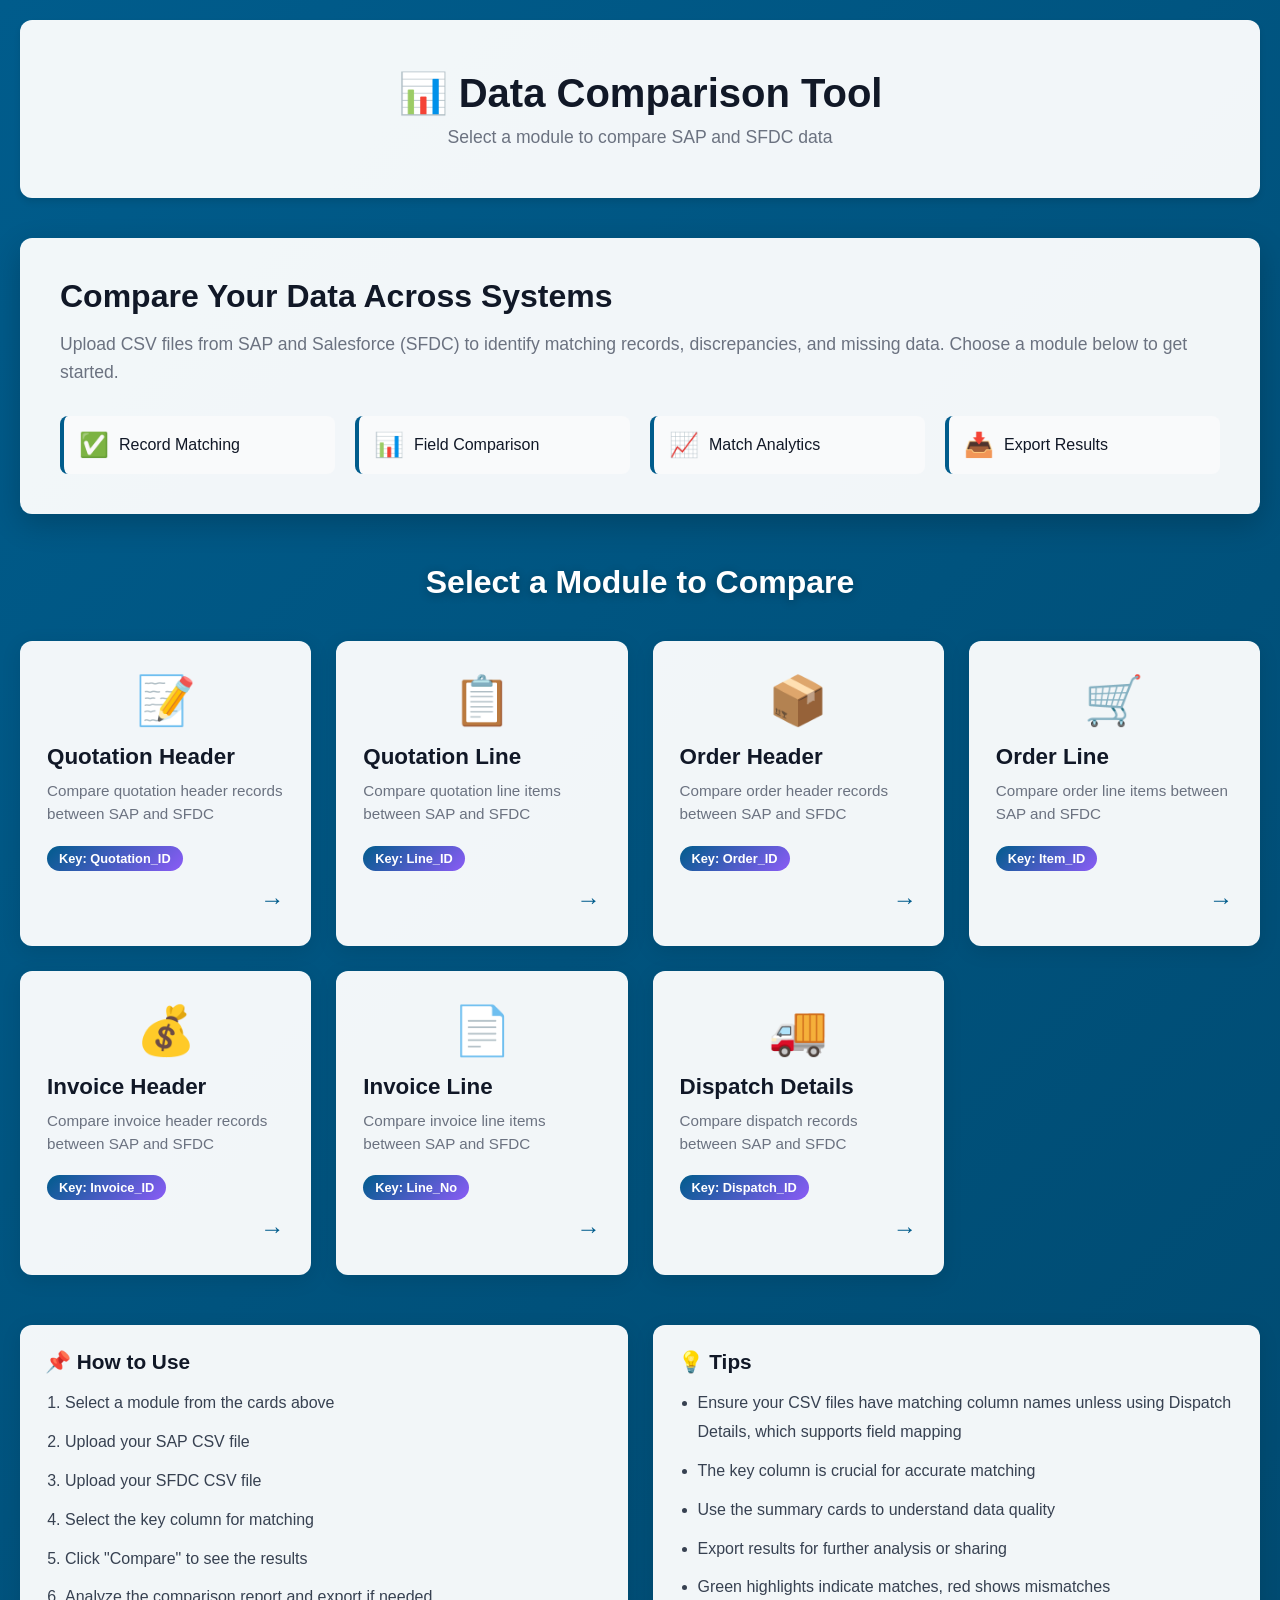
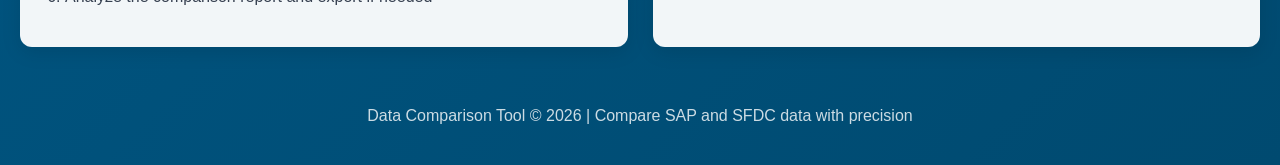
<file: index.html>
<!DOCTYPE html>
<html lang="en">
<head>
    <meta charset="UTF-8">
    <meta name="viewport" content="width=device-width, initial-scale=1.0">
    <meta name="theme-color" content="#005C8C">
    <title>Data Comparison Tool - Select Module</title>
    <link rel="stylesheet" href="styles.css">
</head>
<body class="home-page">
    <div class="container">
        <!-- Header -->
        <header class="header home-header">
            <div class="header-content">
                <h1>📊 Data Comparison Tool</h1>
                <p>Select a module to compare SAP and SFDC data</p>
            </div>
        </header>

        <!-- Main Content -->
        <main class="main-content home-main">
            <!-- Introduction Section -->
            <div class="intro-section">
                <div class="intro-card">
                    <h2>Compare Your Data Across Systems</h2>
                    <p>Upload CSV files from SAP and Salesforce (SFDC) to identify matching records, discrepancies, and missing data. Choose a module below to get started.</p>
                    <div class="intro-features">
                        <div class="feature">
                            <span class="feature-icon">✅</span>
                            <span>Record Matching</span>
                        </div>
                        <div class="feature">
                            <span class="feature-icon">📊</span>
                            <span>Field Comparison</span>
                        </div>
                        <div class="feature">
                            <span class="feature-icon">📈</span>
                            <span>Match Analytics</span>
                        </div>
                        <div class="feature">
                            <span class="feature-icon">📥</span>
                            <span>Export Results</span>
                        </div>
                    </div>
                </div>
            </div>

            <!-- Module Selection Section -->
            <section class="modules-section">
                <h2 class="section-title">Select a Module to Compare</h2>
                <div class="modules-grid">
                    <!-- Quotation Header -->
                    <div class="module-card" onclick="navigateToComparison('quotation_header')">
                        <div class="module-icon">📝</div>
                        <h3>Quotation Header</h3>
                        <p>Compare quotation header records between SAP and SFDC</p>
                        <div class="module-meta">
                            <span class="meta-badge">Key: Quotation_ID</span>
                        </div>
                        <div class="module-arrow">→</div>
                    </div>

                    <!-- Quotation Line -->
                    <div class="module-card" onclick="navigateToComparison('quotation_line')">
                        <div class="module-icon">📋</div>
                        <h3>Quotation Line</h3>
                        <p>Compare quotation line items between SAP and SFDC</p>
                        <div class="module-meta">
                            <span class="meta-badge">Key: Line_ID</span>
                        </div>
                        <div class="module-arrow">→</div>
                    </div>

                    <!-- Order Header -->
                    <div class="module-card" onclick="navigateToComparison('order_header')">
                        <div class="module-icon">📦</div>
                        <h3>Order Header</h3>
                        <p>Compare order header records between SAP and SFDC</p>
                        <div class="module-meta">
                            <span class="meta-badge">Key: Order_ID</span>
                        </div>
                        <div class="module-arrow">→</div>
                    </div>

                    <!-- Order Line -->
                    <div class="module-card" onclick="navigateToComparison('order_line')">
                        <div class="module-icon">🛒</div>
                        <h3>Order Line</h3>
                        <p>Compare order line items between SAP and SFDC</p>
                        <div class="module-meta">
                            <span class="meta-badge">Key: Item_ID</span>
                        </div>
                        <div class="module-arrow">→</div>
                    </div>

                    <!-- Invoice Header -->
                    <div class="module-card" onclick="navigateToComparison('invoice_header')">
                        <div class="module-icon">💰</div>
                        <h3>Invoice Header</h3>
                        <p>Compare invoice header records between SAP and SFDC</p>
                        <div class="module-meta">
                            <span class="meta-badge">Key: Invoice_ID</span>
                        </div>
                        <div class="module-arrow">→</div>
                    </div>

                    <!-- Invoice Line -->
                    <div class="module-card" onclick="navigateToComparison('invoice_line')">
                        <div class="module-icon">📄</div>
                        <h3>Invoice Line</h3>
                        <p>Compare invoice line items between SAP and SFDC</p>
                        <div class="module-meta">
                            <span class="meta-badge">Key: Line_No</span>
                        </div>
                        <div class="module-arrow">→</div>
                    </div>

                    <!-- Dispatch Details -->
                    <div class="module-card" onclick="navigateToComparison('dispatch_details')">
                        <div class="module-icon">🚚</div>
                        <h3>Dispatch Details</h3>
                        <p>Compare dispatch records between SAP and SFDC</p>
                        <div class="module-meta">
                            <span class="meta-badge">Key: Dispatch_ID</span>
                        </div>
                        <div class="module-arrow">→</div>
                    </div>
                </div>
            </section>

            <!-- Info Section -->
            <section class="info-section">
                <div class="info-box">
                    <h3>📌 How to Use</h3>
                    <ol>
                        <li>Select a module from the cards above</li>
                        <li>Upload your SAP CSV file</li>
                        <li>Upload your SFDC CSV file</li>
                        <li>Select the key column for matching</li>
                        <li>Click "Compare" to see the results</li>
                        <li>Analyze the comparison report and export if needed</li>
                    </ol>
                </div>
                <div class="info-box">
                    <h3>💡 Tips</h3>
                    <ul>
                        <li>Ensure your CSV files have matching column names unless using Dispatch Details, which supports field mapping</li>
                        <li>The key column is crucial for accurate matching</li>
                        <li>Use the summary cards to understand data quality</li>
                        <li>Export results for further analysis or sharing</li>
                        <li>Green highlights indicate matches, red shows mismatches</li>
                    </ul>
                </div>
            </section>
        </main>

        <!-- Footer -->
        <footer class="footer">
            <p>Data Comparison Tool © 2026 | Compare SAP and SFDC data with precision</p>
        </footer>
    </div>

    <script src="config.js"></script>
    <script src="home-script.js"></script>
</body>
</html>
</file>
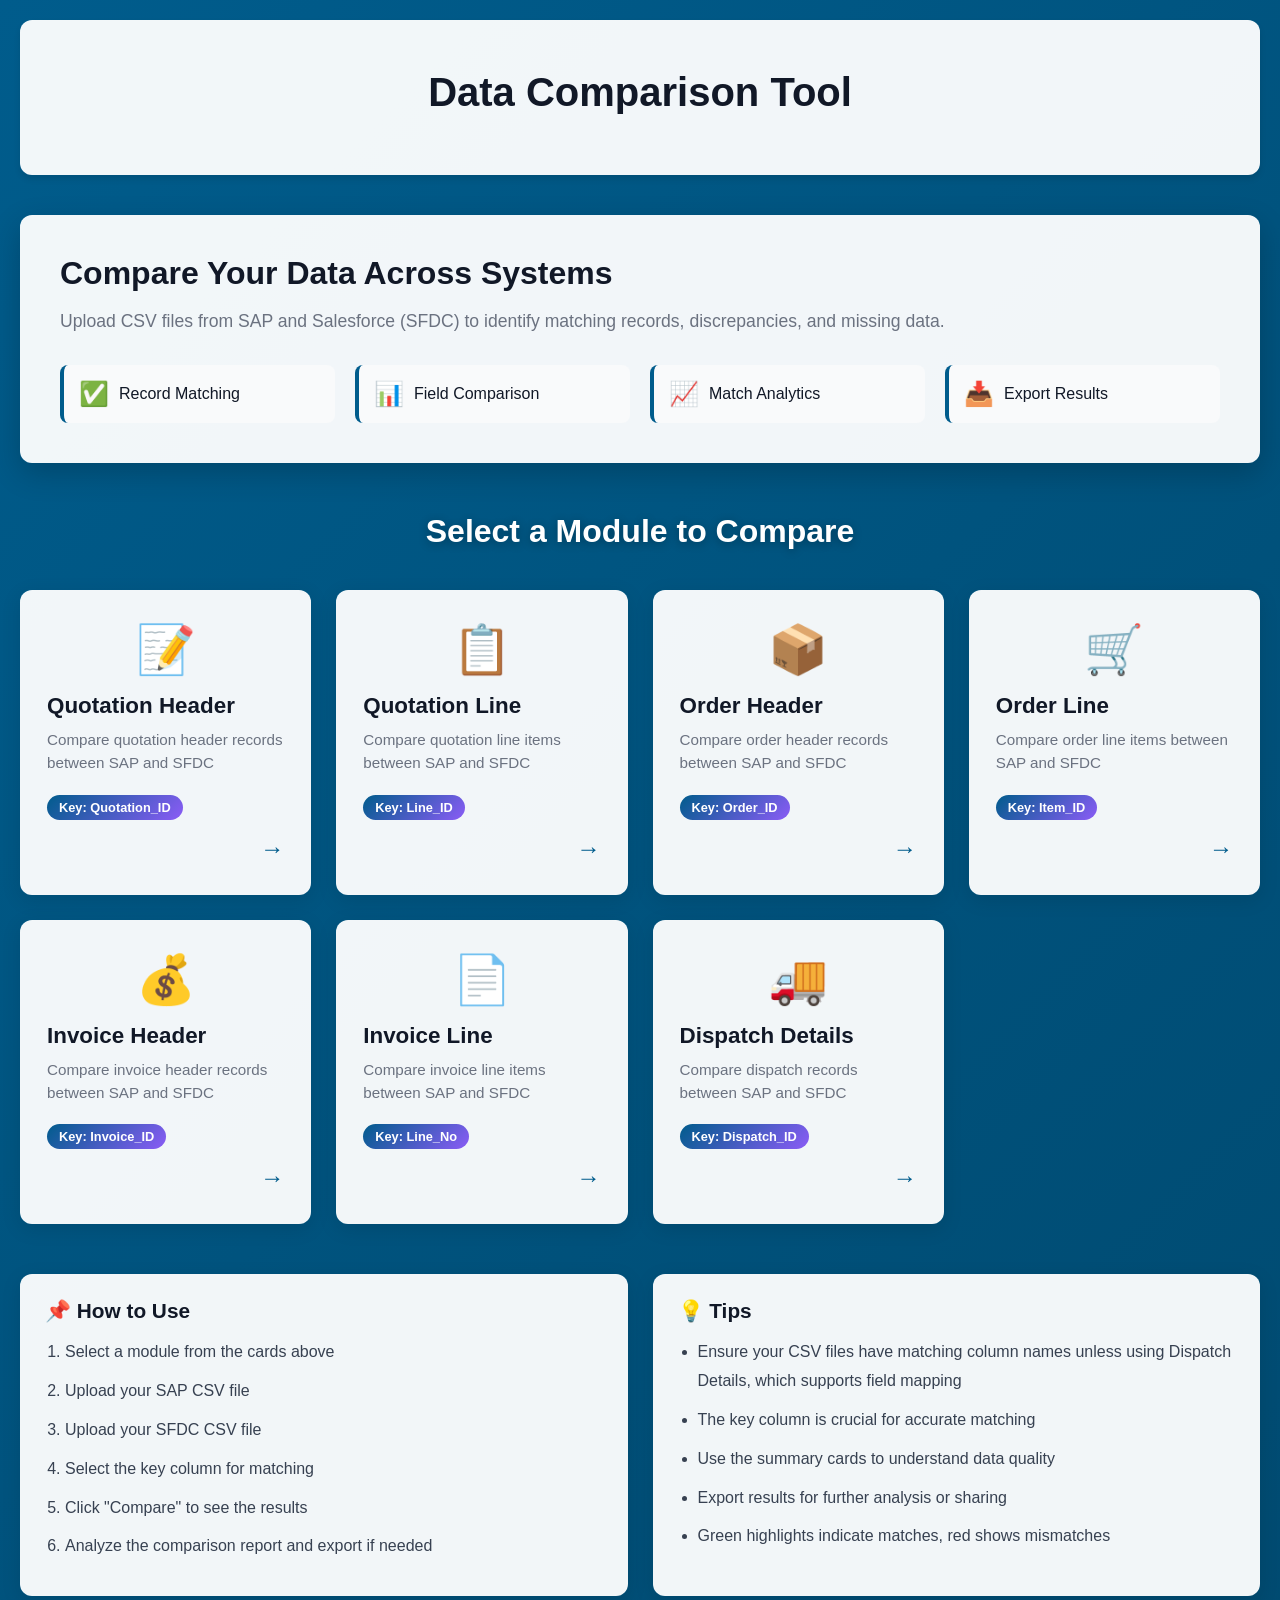
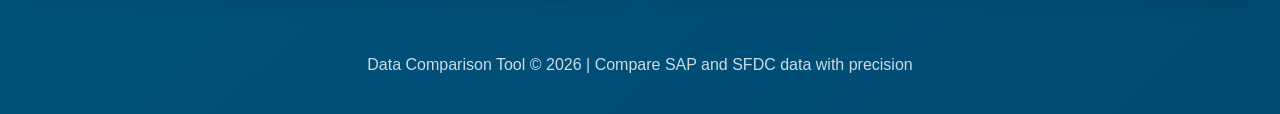
<file: comparison.html>
<!DOCTYPE html>
<html lang="en">
<head>
    <meta charset="UTF-8">
    <meta name="viewport" content="width=device-width, initial-scale=1.0">
    <meta name="theme-color" content="#005C8C">
    <title>Data Comparison - Compare & Analyze</title>
    <link rel="stylesheet" href="styles.css">
</head>
<body>
    <div class="container">
        <!-- Header -->
        <header class="header comparison-header">
            <div class="header-content">
                <div class="header-back">
                    <button type="button" class="btn-back" onclick="goHome()">← Back to Modules</button>
                </div>
                <h1 id="moduleTitle">📊 Data Comparison</h1>
                <p id="moduleSubtitle">Upload and compare SAP and SFDC data</p>
            </div>
        </header>

        <!-- Main Content -->
        <main class="main-content">
            <!-- Upload Section -->
            <section class="upload-section">
                <div class="upload-container">
                    <div class="upload-box" id="uploadBox1">
                        <input type="file" id="file1" accept=".csv" hidden>
                        <div class="upload-placeholder">
                            <span class="upload-icon">📊</span>
                            <h3 id="sapFileLabel">Upload SAP File</h3>
                            <p>Drag & drop your SAP CSV file here</p>
                            <button type="button" class="btn-secondary" onclick="document.getElementById('file1').click()">
                                Choose File
                            </button>
                            <span class="file-name" id="fileName1"></span>
                        </div>
                    </div>

                    <div class="divider">
                        <span class="divider-text">VS</span>
                    </div>

                    <div class="upload-box" id="uploadBox2">
                        <input type="file" id="file2" accept=".csv" hidden>
                        <div class="upload-placeholder">
                            <span class="upload-icon">☁️</span>
                            <h3 id="sfdcFileLabel">Upload SFDC File</h3>
                            <p>Drag & drop your SFDC CSV file here</p>
                            <button type="button" class="btn-secondary" onclick="document.getElementById('file2').click()">
                                Choose File
                            </button>
                            <span class="file-name" id="fileName2"></span>
                        </div>
                    </div>
                </div>

                <!-- Configuration -->
                <div class="config-section">
                    <div class="form-group">
                        <label for="keyColumn">Key Column for Matching:</label>
                        <select id="keyColumn" disabled>
                            <option value="">Select a column...</option>
                        </select>
                        <small>This column will be used to match records between files</small>
                    </div>

                    <button type="button" id="compareBtn" class="btn-primary btn-large" disabled>
                        🔍 Compare Files
                    </button>
                </div>
            </section>

            <!-- Results Section (Hidden Initially) -->
            <section id="resultsSection" class="results-section" style="display: none;">
                <!-- KPI Summary Cards -->
                <div class="kpi-section">
                    <h2>Key Performance Indicators <span id="comparisonDateRange" class="date-range"></span></h2>
                    <div class="kpi-cards">
                        <div class="kpi-card kpi-sap">
                            <div class="kpi-icon">📊</div>
                            <div class="kpi-content">
                                <h3>Total SAP Records</h3>
                                <p class="kpi-value" id="totalSapRecords">0</p>
                            </div>
                        </div>

                        <div class="kpi-card kpi-sfdc">
                            <div class="kpi-icon">☁️</div>
                            <div class="kpi-content">
                                <h3>Total SFDC Records</h3>
                                <p class="kpi-value" id="totalSfdcRecords">0</p>
                            </div>
                        </div>

                        <div class="kpi-card kpi-record-diff">
                            <div class="kpi-icon">🔁</div>
                            <div class="kpi-content">
                                <h3>Record Difference</h3>
                                <p class="kpi-value" id="recordDifferenceKpi">0</p>
                            </div>
                        </div>

                        <div class="kpi-card kpi-matched">
                            <div class="kpi-icon">✅</div>
                            <div class="kpi-content">
                                <h3>Matched Records</h3>
                                <p class="kpi-value" id="matchedKpiRecords">0</p>
                            </div>
                        </div>

                        <div class="kpi-card kpi-quantity">
                            <div class="kpi-icon">📊</div>
                            <div class="kpi-content">
                                <h3>Match Percentage - Quantity</h3>
                                <div class="kpi-percentage-wrapper">
                                    <p class="kpi-value kpi-green" id="quantityMatchPercentageKpi">0%</p>
                                    <div class="progress-bar">
                                        <div class="progress-fill" id="quantityProgressFill" style="width: 0%"></div>
                                    </div>
                                </div>
                            </div>
                        </div>

                        <div class="kpi-card kpi-percentage">
                            <div class="kpi-icon">📈</div>
                            <div class="kpi-content">
                                <h3>Match Percentage - Quality</h3>
                                <div class="kpi-percentage-wrapper">
                                    <p class="kpi-value kpi-green" id="matchPercentageKpi">0%</p>
                                    <div class="progress-bar">
                                        <div class="progress-fill" id="progressFill" style="width: 0%"></div>
                                    </div>
                                </div>
                            </div>
                        </div>
                    </div>
                </div>

                <!-- Missing and Extra Records Section -->
                <div class="missing-extra-section">
                    <h2>Missing and Extra Records</h2>
                    <div class="missing-extra-cards">
                        <div class="card card-missing-sap" onclick="openModal('missing_sap')">
                            <div class="card-icon">⚠️</div>
                            <div class="card-content">
                                <h3>Missing in SAP</h3>
                                <p class="card-value" id="missingSapRecords">0</p>
                                <small>Records in SFDC but not in SAP</small>
                            </div>
                            <div class="card-arrow">→</div>
                        </div>

                        <div class="card card-missing-sfdc" onclick="openModal('missing_sfdc')">
                            <div class="card-icon">⚠️</div>
                            <div class="card-content">
                                <h3>Missing in SFDC</h3>
                                <p class="card-value" id="missingSfdcRecords">0</p>
                                <small>Records in SAP but not in SFDC</small>
                            </div>
                            <div class="card-arrow">→</div>
                        </div>

                        <div class="card card-mismatches" onclick="openModal('mismatches')">
                            <div class="card-icon">❌</div>
                            <div class="card-content">
                                <h3>Mismatched Records</h3>
                                <p class="card-value" id="mismatchedRecords">0</p>
                                <small>Records exist in both but data differs</small>
                            </div>
                            <div class="card-arrow">→</div>
                        </div>

                        <div class="card card-matches" onclick="openModal('matches')">
                            <div class="card-icon">✅</div>
                            <div class="card-content">
                                <h3>Perfect Matches</h3>
                                <p class="card-value" id="perfectMatches">0</p>
                                <small>Records match completely</small>
                            </div>
                            <div class="card-arrow">→</div>
                        </div>
                    </div>
                </div>

                <!-- Comparison Table -->
                <div class="table-section">
                    <div class="table-header">
                        <h2>Field-Level Comparison</h2>
                        <div class="table-controls">
                            <input type="text" id="searchTable" placeholder="Search fields..." class="search-input">
                        </div>
                    </div>

                    <div class="table-wrapper">
                        <table id="comparisonTable" class="comparison-table">
                            <thead>
                                <tr>
                                    <th>Field Name</th>
                                    <th>Total Records</th>
                                    <th>Matching</th>
                                    <th>Non-Matching</th>
                                    <th>Match %</th>
                                </tr>
                            </thead>
                            <tbody>
                            </tbody>
                        </table>
                    </div>
                </div>

                <!-- Export Section -->
                <div class="export-section">
                    <h3>Export Results</h3>
                    <div class="export-buttons">
                        <button type="button" class="btn-export btn-excel" onclick="exportToExcel()">
                            📊 Export to Excel
                        </button>
                        <button type="button" class="btn-export btn-csv" onclick="exportToCSV()">
                            📄 Export to CSV
                        </button>
                        <button type="button" class="btn-export btn-json" onclick="exportToJSON()">
                            📋 Export to JSON
                        </button>
                    </div>
                </div>

                <!-- New Comparison Button -->
                <div class="action-buttons">
                    <button type="button" class="btn-secondary btn-large" onclick="resetForm()">
                        🔄 Compare Different Files
                    </button>
                    <button type="button" class="btn-secondary btn-large" onclick="goHome()">
                        🏠 Back to Modules
                    </button>
                </div>
            </section>

            <!-- Alert Messages -->
            <div id="alertContainer" class="alert-container"></div>
        </main>

        <!-- Loading Overlay -->
        <div id="loadingOverlay" class="loading-overlay">
            <div class="loading-spinner"></div>
        </div>

        <!-- Modal for Insights -->
        <div id="modalOverlay" class="modal-overlay" style="display: none;" onclick="closeModal()"></div>
        <div id="modal" class="modal" style="display: none;">
            <div class="modal-header">
                <h2 id="modalTitle">Details</h2>
                <button class="modal-close" onclick="closeModal()">×</button>
            </div>
            <div class="modal-body">
                <div class="modal-controls">
                    <input type="text" id="modalSearch" placeholder="Search records..." class="search-input" onkeyup="filterModalTable()">
                    <button type="button" class="btn-export btn-excel" onclick="prepareExportModalData()">
                        📊 Export This View
                    </button>
                </div>
                <div class="modal-table-wrapper">
                    <table id="modalTable" class="modal-table">
                        <thead></thead>
                        <tbody></tbody>
                    </table>
                </div>
                <div id="modalPagination" class="modal-pagination"></div>
                <div class="modal-stats" id="modalStats">Showing records</div>
            </div>
        </div>

        <!-- Export Options Modal -->
        <div id="exportModalOverlay" class="modal-overlay" style="display: none;" onclick="closeExportModal()"></div>
        <div id="exportModal" class="modal" style="display: none;">
            <div class="modal-header">
                <h2>Export Options</h2>
                <button class="modal-close" onclick="closeExportModal()">×</button>
            </div>
            <div class="modal-body">
                <div id="exportViewInfo" style="background: #f0f9ff; border-left: 4px solid #005C8C; padding: 12px 15px; margin-bottom: 20px; border-radius: 4px;">
                    <p style="margin: 0; font-size: 13px; color: #666;"><strong>Current Selection:</strong> <span id="exportViewLabel">All Records</span></p>
                </div>
                <p style="margin-bottom: 20px; font-size: 15px;">
                    You have <strong id="exportTotalCount">100</strong> total record(s) in this view to export. Choose what you want to export:
                </p>
                <div style="display: flex; flex-direction: column; gap: 15px;">
                    <button type="button" class="btn-primary" onclick="exportModalDataConfirmed('preview')" style="padding: 12px 20px; text-align: left;">
                        <strong>📋 Export Preview Only</strong>
                        <p style="margin: 5px 0 0 0; font-size: 13px; font-weight: normal; color: #666;">Export the first 100 records shown in preview</p>
                    </button>
                    <button type="button" class="btn-primary" onclick="exportModalDataConfirmed('all')" style="padding: 12px 20px; text-align: left;">
                        <strong>📊 Export All Data</strong>
                        <p style="margin: 5px 0 0 0; font-size: 13px; font-weight: normal; color: #666;">Export all <span id="exportAllCount">100</span> record(s) at once</p>
                    </button>
                    <button type="button" class="btn-secondary" onclick="closeExportModal()" style="padding: 12px 20px;">
                        Cancel
                    </button>
                </div>
            </div>
        </div>

        <!-- Footer -->
        <footer class="footer">
            <p>Data Comparison Tool © 2026 | Compare SAP and SFDC data with precision</p>
        </footer>
    </div>

    <script src="config.js"></script>
    <script src="comparison-script.js"></script>
</body>
</html>
</file>
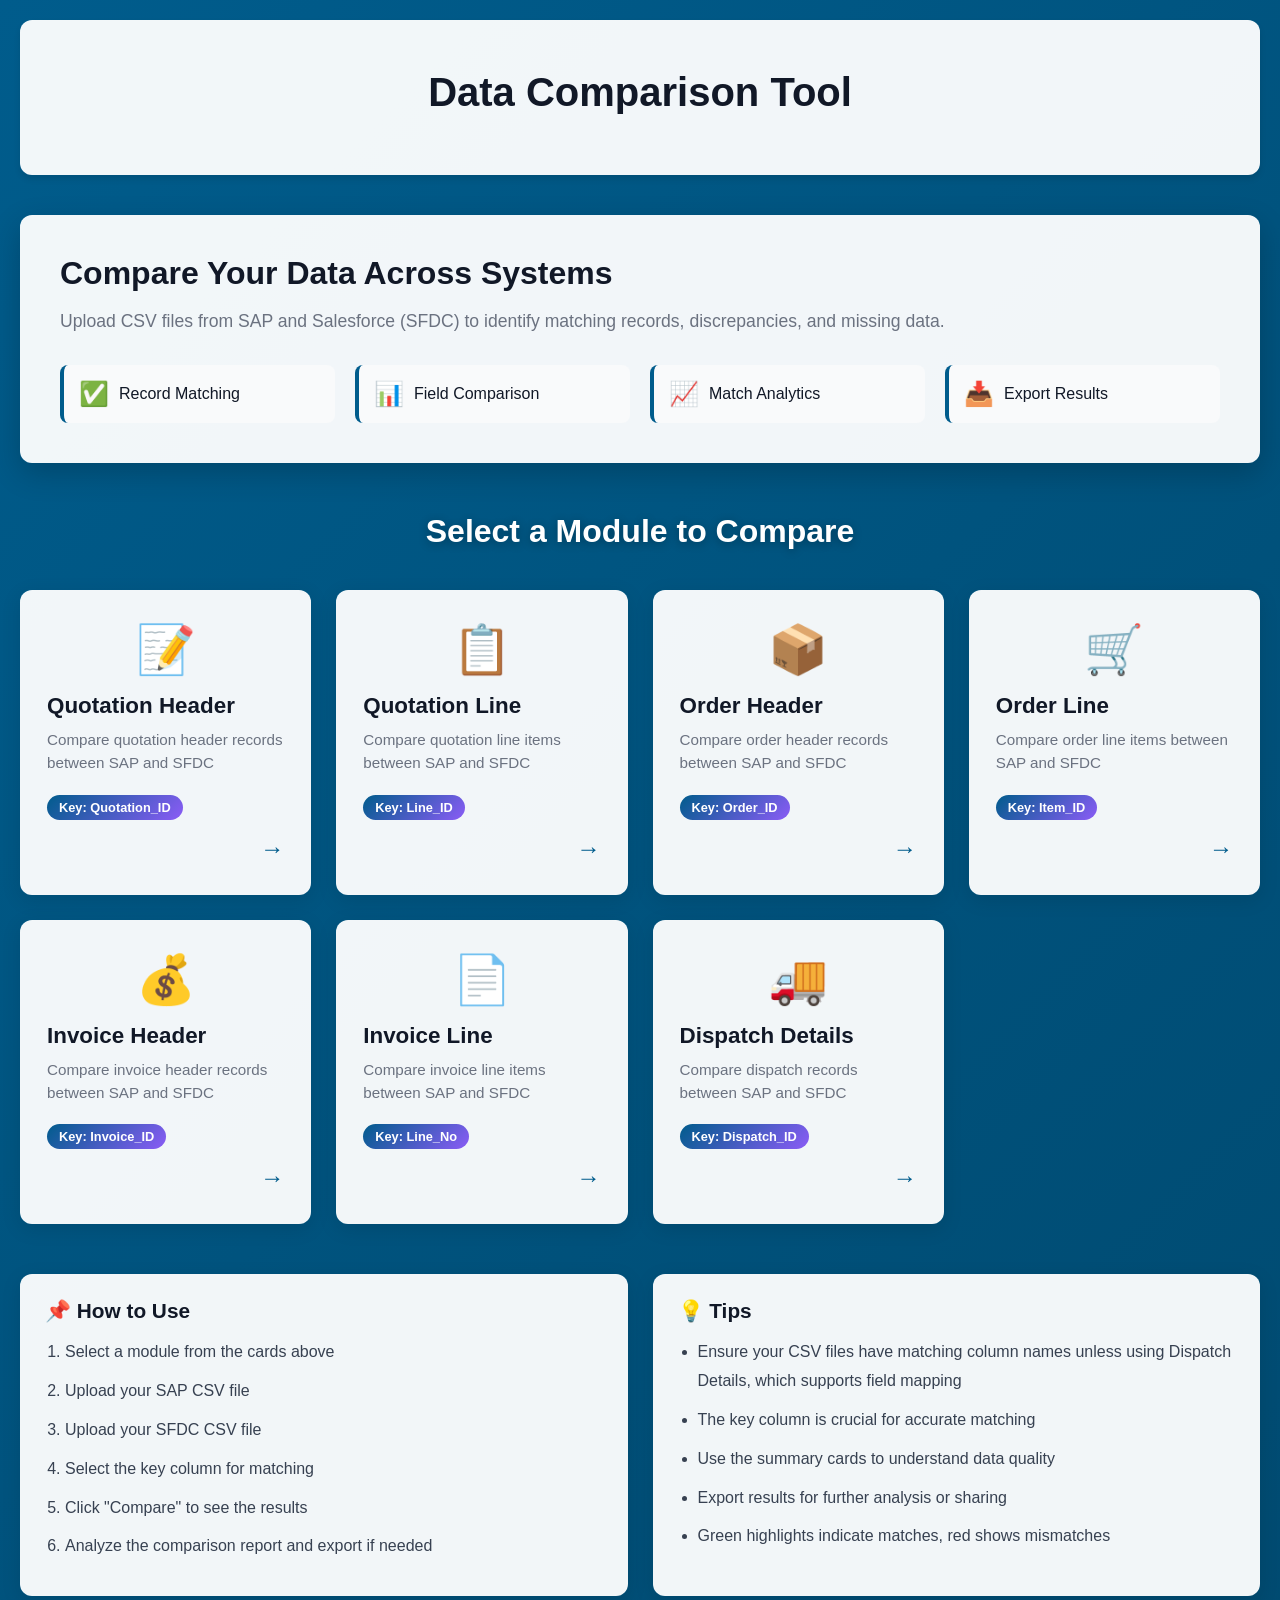
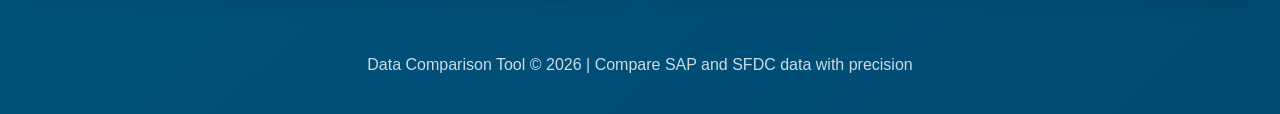
<file: home.html>
<!DOCTYPE html>
<html lang="en">
<head>
    <meta charset="UTF-8">
    <meta name="viewport" content="width=device-width, initial-scale=1.0">
    <meta name="theme-color" content="#005C8C">
    <title>Data Comparison Tool - Select Module</title>
    <link rel="stylesheet" href="styles.css">
</head>
<body class="home-page">
    <div class="container">
        <!-- Header -->
        <header class="header home-header">
            <div class="header-content">
                <h1>Data Comparison Tool</h1>
            </div>
        </header>

        <!-- Main Content -->
        <main class="main-content home-main">
            <!-- Introduction Section -->
            <div class="intro-section">
                <div class="intro-card">
                    <h2>Compare Your Data Across Systems</h2>
                    <p>Upload CSV files from SAP and Salesforce (SFDC) to identify matching records, discrepancies, and missing data.</p>
                    <div class="intro-features">
                        <div class="feature">
                            <span class="feature-icon">✅</span>
                            <span>Record Matching</span>
                        </div>
                        <div class="feature">
                            <span class="feature-icon">📊</span>
                            <span>Field Comparison</span>
                        </div>
                        <div class="feature">
                            <span class="feature-icon">📈</span>
                            <span>Match Analytics</span>
                        </div>
                        <div class="feature">
                            <span class="feature-icon">📥</span>
                            <span>Export Results</span>
                        </div>
                    </div>
                </div>
            </div>

            <!-- Module Selection Section -->
            <section class="modules-section">
                <h2 class="section-title">Select a Module to Compare</h2>
                <div class="modules-grid">
                    <!-- Quotation Header -->
                    <div class="module-card" onclick="navigateToComparison('quotation_header')">
                        <div class="module-icon">📝</div>
                        <h3>Quotation Header</h3>
                        <p>Compare quotation header records between SAP and SFDC</p>
                        <div class="module-meta">
                            <span class="meta-badge">Key: Quotation_ID</span>
                        </div>
                        <div class="module-arrow">→</div>
                    </div>

                    <!-- Quotation Line -->
                    <div class="module-card" onclick="navigateToComparison('quotation_line')">
                        <div class="module-icon">📋</div>
                        <h3>Quotation Line</h3>
                        <p>Compare quotation line items between SAP and SFDC</p>
                        <div class="module-meta">
                            <span class="meta-badge">Key: Line_ID</span>
                        </div>
                        <div class="module-arrow">→</div>
                    </div>

                    <!-- Order Header -->
                    <div class="module-card" onclick="navigateToComparison('order_header')">
                        <div class="module-icon">📦</div>
                        <h3>Order Header</h3>
                        <p>Compare order header records between SAP and SFDC</p>
                        <div class="module-meta">
                            <span class="meta-badge">Key: Order_ID</span>
                        </div>
                        <div class="module-arrow">→</div>
                    </div>

                    <!-- Order Line -->
                    <div class="module-card" onclick="navigateToComparison('order_line')">
                        <div class="module-icon">🛒</div>
                        <h3>Order Line</h3>
                        <p>Compare order line items between SAP and SFDC</p>
                        <div class="module-meta">
                            <span class="meta-badge">Key: Item_ID</span>
                        </div>
                        <div class="module-arrow">→</div>
                    </div>

                    <!-- Invoice Header -->
                    <div class="module-card" onclick="navigateToComparison('invoice_header')">
                        <div class="module-icon">💰</div>
                        <h3>Invoice Header</h3>
                        <p>Compare invoice header records between SAP and SFDC</p>
                        <div class="module-meta">
                            <span class="meta-badge">Key: Invoice_ID</span>
                        </div>
                        <div class="module-arrow">→</div>
                    </div>

                    <!-- Invoice Line -->
                    <div class="module-card" onclick="navigateToComparison('invoice_line')">
                        <div class="module-icon">📄</div>
                        <h3>Invoice Line</h3>
                        <p>Compare invoice line items between SAP and SFDC</p>
                        <div class="module-meta">
                            <span class="meta-badge">Key: Line_No</span>
                        </div>
                        <div class="module-arrow">→</div>
                    </div>

                    <!-- Dispatch Details -->
                    <div class="module-card" onclick="navigateToComparison('dispatch_details')">
                        <div class="module-icon">🚚</div>
                        <h3>Dispatch Details</h3>
                        <p>Compare dispatch records between SAP and SFDC</p>
                        <div class="module-meta">
                            <span class="meta-badge">Key: Dispatch_ID</span>
                        </div>
                        <div class="module-arrow">→</div>
                    </div>
                </div>
            </section>

            <!-- Info Section -->
            <section class="info-section">
                <div class="info-box">
                    <h3>📌 How to Use</h3>
                    <ol>
                        <li>Select a module from the cards above</li>
                        <li>Upload your SAP CSV file</li>
                        <li>Upload your SFDC CSV file</li>
                        <li>Select the key column for matching</li>
                        <li>Click "Compare" to see the results</li>
                        <li>Analyze the comparison report and export if needed</li>
                    </ol>
                </div>
                <div class="info-box">
                    <h3>💡 Tips</h3>
                    <ul>
                        <li>Ensure your CSV files have matching column names unless using Dispatch Details, which supports field mapping</li>
                        <li>The key column is crucial for accurate matching</li>
                        <li>Use the summary cards to understand data quality</li>
                        <li>Export results for further analysis or sharing</li>
                        <li>Green highlights indicate matches, red shows mismatches</li>
                    </ul>
                </div>
            </section>
        </main>

        <!-- Footer -->
        <footer class="footer">
            <p>Data Comparison Tool © 2026 | Compare SAP and SFDC data with precision</p>
        </footer>
    </div>

    <script src="config.js"></script>
    <script src="home-script.js"></script>
</body>
</html>
</file>
<file: styles.css>
* {
    margin: 0;
    padding: 0;
    box-sizing: border-box;
}

:root {
    --primary: #005C8C;
    --primary-dark: #004a70;
    --primary-rgb: 0, 92, 140;
    --secondary: #8b5cf6;
    --success: #10b981;
    --danger: #ef4444;
    --warning: #f59e0b;
    --info: #06b6d4;
    --gray-50: #f9fafb;
    --gray-100: #f3f4f6;
    --gray-200: #e5e7eb;
    --gray-300: #d1d5db;
    --gray-500: #6b7280;
    --gray-700: #374151;
    --gray-900: #111827;
}

body {
    font-family: 'Segoe UI', Tahoma, Geneva, Verdana, sans-serif;
    background: linear-gradient(135deg, var(--primary) 0%, #0072b5 100%);
    min-height: 100vh;
    color: var(--gray-900);
}

.container {
    max-width: 1400px;
    margin: 0 auto;
    padding: 20px;
}

/* Header */
.header {
    background: rgba(255, 255, 255, 0.95);
    border-radius: 12px;
    padding: 40px 20px;
    text-align: center;
    margin-bottom: 40px;
    box-shadow: 0 4px 6px rgba(0, 0, 0, 0.1);
}

.header-content h1 {
    font-size: 2.5rem;
    color: var(--gray-900);
    margin-bottom: 10px;
}

.header-content p {
    font-size: 1.1rem;
    color: var(--gray-500);
}

/* Main Content */
.main-content {
    background: white;
    border-radius: 12px;
    padding: 40px;
    box-shadow: 0 10px 30px rgba(0, 0, 0, 0.2);
}

/* Upload Section */
.upload-section {
    margin-bottom: 40px;
}

.upload-container {
    display: grid;
    grid-template-columns: 1fr 60px 1fr;
    gap: 20px;
    align-items: center;
    margin-bottom: 30px;
}

.upload-box {
    position: relative;
}

.upload-placeholder {
    border: 2px dashed var(--gray-300);
    border-radius: 8px;
    padding: 40px 20px;
    text-align: center;
    cursor: pointer;
    transition: all 0.3s ease;
    background: var(--gray-50);
}

.upload-placeholder:hover {
    border-color: var(--primary);
    background: rgba(var(--primary-rgb), 0.05);
}

.upload-placeholder.drag-over {
    border-color: var(--primary);
    background: rgba(var(--primary-rgb), 0.1);
    box-shadow: 0 0 0 3px rgba(var(--primary-rgb), 0.2);
}

.upload-icon {
    font-size: 2.5rem;
    display: block;
    margin-bottom: 10px;
}

.upload-placeholder h3 {
    color: var(--gray-900);
    margin-bottom: 5px;
}

.upload-placeholder p {
    color: var(--gray-500);
    font-size: 0.9rem;
    margin-bottom: 15px;
}

.file-name {
    display: block;
    margin-top: 15px;
    font-size: 0.85rem;
    color: var(--success);
    font-weight: 600;
}

.divider {
    display: flex;
    align-items: center;
    justify-content: center;
}

.divider-text {
    font-size: 1.5rem;
    color: var(--gray-300);
    font-weight: bold;
}

/* Configuration */
.config-section {
    background: var(--gray-50);
    padding: 25px;
    border-radius: 8px;
    margin-bottom: 30px;
}

.form-group {
    margin-bottom: 20px;
}

.form-group label {
    display: block;
    margin-bottom: 8px;
    font-weight: 600;
    color: var(--gray-900);
}

.form-group select {
    width: 100%;
    padding: 10px 12px;
    border: 1px solid var(--gray-300);
    border-radius: 6px;
    font-size: 1rem;
    cursor: pointer;
    transition: all 0.3s ease;
}

.form-group select:hover {
    border-color: var(--primary);
}

.form-group select:focus {
    outline: none;
    border-color: var(--primary);
    box-shadow: 0 0 0 3px rgba(var(--primary-rgb), 0.1);
}

.form-group select:disabled {
    background: var(--gray-100);
    cursor: not-allowed;
    opacity: 0.6;
}

.form-group small {
    display: block;
    margin-top: 5px;
    color: var(--gray-500);
    font-size: 0.85rem;
}

/* Buttons */
.btn-primary,
.btn-secondary,
.btn-export {
    padding: 12px 24px;
    border: none;
    border-radius: 6px;
    font-size: 1rem;
    font-weight: 600;
    cursor: pointer;
    transition: all 0.3s ease;
}

.btn-primary {
    background: linear-gradient(135deg, var(--primary) 0%, var(--secondary) 100%);
    color: white;
    width: 100%;
}

.btn-primary:hover:not(:disabled) {
    transform: translateY(-2px);
    box-shadow: 0 8px 15px rgba(var(--primary-rgb), 0.4);
}

.btn-primary:disabled {
    opacity: 0.5;
    cursor: not-allowed;
}

.btn-secondary {
    background: var(--gray-100);
    color: var(--gray-900);
    border: 1px solid var(--gray-300);
}

.btn-secondary:hover {
    background: var(--gray-200);
}

.btn-large {
    padding: 15px 30px;
    font-size: 1.1rem;
}

.btn-excel, .btn-csv, .btn-json {
    flex: 1;
    margin: 0 8px;
}

.btn-excel {
    background: #00b050;
    color: white;
}

.btn-csv {
    background: #ff6b35;
    color: white;
}

.btn-json {
    background: #ffd700;
    color: var(--gray-900);
}

.btn-export:hover {
    transform: translateY(-2px);
    box-shadow: 0 4px 12px rgba(0, 0, 0, 0.15);
}

/* Results Section */
.results-section {
    animation: slideIn 0.3s ease;
}

@keyframes slideIn {
    from {
        opacity: 0;
        transform: translateY(20px);
    }
    to {
        opacity: 1;
        transform: translateY(0);
    }
}

/* Summary Cards */
.summary-cards {
    display: grid;
    grid-template-columns: repeat(auto-fit, minmax(200px, 1fr));
    gap: 20px;
    margin-bottom: 40px;
}

.card {
    background: white;
    border-radius: 8px;
    padding: 20px;
    display: flex;
    align-items: center;
    gap: 15px;
    box-shadow: 0 2px 8px rgba(0, 0, 0, 0.1);
    border-left: 4px solid var(--primary);
    transition: all 0.3s ease;
    cursor: pointer;
    position: relative;
}

.card:hover {
    transform: translateY(-5px);
    box-shadow: 0 8px 16px rgba(0, 0, 0, 0.15);
}

.card-icon {
    font-size: 2.5rem;
}

.card-content {
    flex: 1;
}

.card-content h3 {
    font-size: 0.9rem;
    color: var(--gray-500);
    margin-bottom: 8px;
}

.card-value {
    font-size: 1.8rem;
    font-weight: 700;
    color: var(--gray-900);
}

.card-arrow {
    font-size: 1.5rem;
    color: var(--gray-300);
    transition: all 0.3s ease;
}

.card:hover .card-arrow {
    color: var(--primary);
    transform: translateX(5px);
}

.card-total {
    border-left-color: var(--primary);
}

.card-matching {
    border-left-color: #10b981;
}

.card-mismatching {
    border-left-color: #ef4444;
}

.card-added {
    border-left-color: #f59e0b;
}

.card-removed {
    border-left-color: #ec4899;
}

.card-percentage {
    border-left-color: #8b5cf6;
}

/* Table Section */
.table-section {
    margin-bottom: 40px;
}

.table-header {
    display: flex;
    justify-content: space-between;
    align-items: center;
    margin-bottom: 20px;
    flex-wrap: wrap;
    gap: 15px;
}

.table-header h2 {
    font-size: 1.5rem;
    color: var(--gray-900);
}

.table-controls {
    flex: 1;
    min-width: 250px;
}

.search-input {
    width: 100%;
    padding: 10px 15px;
    border: 1px solid var(--gray-300);
    border-radius: 6px;
    font-size: 1rem;
}

.search-input:focus {
    outline: none;
    border-color: var(--primary);
    box-shadow: 0 0 0 3px rgba(var(--primary-rgb), 0.1);
}

.table-wrapper {
    overflow-x: auto;
    border-radius: 8px;
    box-shadow: 0 2px 8px rgba(0, 0, 0, 0.1);
}

.comparison-table {
    width: 100%;
    border-collapse: collapse;
}

.comparison-table thead {
    background: linear-gradient(135deg, var(--primary) 0%, var(--primary-dark) 100%);
    color: white;
}

.comparison-table th {
    padding: 15px;
    text-align: left;
    font-weight: 600;
}

.comparison-table td {
    padding: 12px 15px;
    border-bottom: 1px solid var(--gray-200);
}

.comparison-table tbody tr {
    cursor: pointer;
    transition: all 0.3s ease;
}

.comparison-table tbody tr:hover {
    background: var(--gray-100);
    box-shadow: 0 2px 8px rgba(var(--primary-rgb), 0.2);
    transform: scale(1.01);
}

.comparison-table tbody tr:nth-child(even) {
    background: var(--gray-50);
}

.comparison-table tbody tr:nth-child(even):hover {
    background: var(--gray-100);
}

/* Export Section */
.export-section {
    background: var(--gray-50);
    padding: 25px;
    border-radius: 8px;
    margin-bottom: 20px;
}

.export-section h3 {
    margin-bottom: 15px;
    color: var(--gray-900);
}

.export-buttons {
    display: flex;
    gap: 15px;
    flex-wrap: wrap;
}

/* Action Buttons */
.action-buttons {
    display: flex;
    gap: 15px;
    justify-content: center;
}

/* Modal Styles */
.modal {
    position: fixed;
    top: 50%;
    left: 50%;
    transform: translate(-50%, -50%);
    background: white;
    border-radius: 12px;
    z-index: 1001;
    width: 90%;
    max-width: 1200px;
    max-height: 90vh;
    overflow: hidden;
    display: flex;
    flex-direction: column;
    box-shadow: 0 20px 60px rgba(0, 0, 0, 0.3);
    animation: modalSlideIn 0.3s ease;
}

@keyframes modalSlideIn {
    from {
        opacity: 0;
        transform: translate(-50%, -48%);
    }
    to {
        opacity: 1;
        transform: translate(-50%, -50%);
    }
}

.modal-overlay {
    position: fixed;
    top: 0;
    left: 0;
    right: 0;
    bottom: 0;
    background: rgba(0, 0, 0, 0.5);
    z-index: 1000;
    animation: fadeIn 0.3s ease;
}

@keyframes fadeIn {
    from {
        opacity: 0;
    }
    to {
        opacity: 1;
    }
}

.modal-header {
    display: flex;
    justify-content: space-between;
    align-items: center;
    padding: 20px 25px;
    border-bottom: 1px solid var(--gray-200);
    background: linear-gradient(135deg, var(--primary) 0%, var(--secondary) 100%);
    color: white;
}

.modal-header h2 {
    font-size: 1.5rem;
    margin: 0;
}

.modal-close {
    background: none;
    border: none;
    font-size: 2rem;
    cursor: pointer;
    color: white;
    transition: all 0.3s ease;
}

.modal-close:hover {
    transform: rotate(90deg);
}

.modal-body {
    padding: 25px;
    overflow-y: auto;
    flex: 1;
}

.modal-controls {
    display: flex;
    gap: 15px;
    margin-bottom: 25px;
    flex-wrap: wrap;
}

.modal-controls .search-input {
    flex: 1;
    min-width: 250px;
}

.modal-controls button {
    white-space: nowrap;
}

.modal-table-wrapper {
    border-radius: 8px;
    overflow-x: auto;
    box-shadow: 0 2px 8px rgba(0, 0, 0, 0.1);
    margin-bottom: 20px;
}

.modal-table {
    width: 100%;
    border-collapse: collapse;
    font-size: 0.95rem;
}

.modal-table thead {
    background: var(--gray-100);
    position: sticky;
    top: 0;
}

.modal-table th {
    padding: 12px 15px;
    text-align: left;
    font-weight: 600;
    color: var(--gray-900);
    border-bottom: 2px solid var(--gray-300);
}

.modal-table td {
    padding: 12px 15px;
    border-bottom: 1px solid var(--gray-200);
}

.modal-table tbody tr:hover {
    background: var(--gray-50);
}

.modal-table tbody tr:nth-child(even) {
    background: var(--gray-50);
}

.modal-stats {
    background: var(--gray-50);
    padding: 15px;
    border-radius: 8px;
    text-align: center;
    font-weight: 600;
    color: var(--gray-700);
}

/* View Toggle Container */
.view-toggle-container {
    display: flex;
    gap: 10px;
    margin-bottom: 15px;
    align-items: center;
    flex-wrap: wrap;
}

.btn-view {
    padding: 8px 16px;
    cursor: pointer;
    border: none;
    border-radius: 4px;
    font-weight: 600;
    transition: all 0.3s ease;
    font-size: 0.95rem;
}

.btn-view:hover {
    opacity: 0.9;
    transform: translateY(-2px);
}

/* Alerts */
.alert-container {
    position: fixed;
    top: 20px;
    right: 20px;
    z-index: 1000;
    max-width: 400px;
}

.alert {
    background: white;
    padding: 15px 20px;
    border-radius: 6px;
    margin-bottom: 10px;
    box-shadow: 0 4px 12px rgba(0, 0, 0, 0.15);
    display: flex;
    align-items: center;
    gap: 10px;
    animation: slideInAlert 0.3s ease;
}

@keyframes slideInAlert {
    from {
        transform: translateX(400px);
    }
    to {
        transform: translateX(0);
    }
}

.alert-success {
    border-left: 4px solid var(--success);
}

.alert-error {
    border-left: 4px solid var(--danger);
}

.alert-info {
    border-left: 4px solid var(--info);
}

.alert-content {
    flex: 1;
}

.alert-close {
    background: none;
    border: none;
    font-size: 1.2rem;
    cursor: pointer;
    color: var(--gray-500);
}

/* Footer */
.footer {
    text-align: center;
    margin-top: 40px;
    padding: 20px;
    color: rgba(255, 255, 255, 0.8);
}

/* Responsive Design */
@media (max-width: 768px) {
    .container {
        padding: 10px;
    }

    .main-content {
        padding: 20px;
    }

    .header-content h1 {
        font-size: 1.8rem;
    }

    .upload-container {
        grid-template-columns: 1fr;
        gap: 10px;
    }

    .divider {
        height: 40px;
    }

    .divider-text {
        transform: rotate(90deg);
    }

    .summary-cards {
        grid-template-columns: repeat(auto-fit, minmax(150px, 1fr));
        gap: 10px;
    }

    .card {
        flex-direction: column;
        text-align: center;
        padding: 15px;
    }

    .card-arrow {
        display: none;
    }

    .export-buttons {
        flex-direction: column;
    }

    .btn-excel, .btn-csv, .btn-json {
        margin: 0;
    }

    .table-header {
        flex-direction: column;
        align-items: stretch;
    }

    .alert-container {
        left: 10px;
        right: 10px;
        max-width: none;
    }

    .modal {
        width: 95%;
        max-height: 95vh;
    }

    .modal-header {
        flex-direction: column;
        text-align: center;
        gap: 10px;
    }

    .modal-controls {
        flex-direction: column;
    }

    .modal-table {
        font-size: 0.85rem;
    }

    .modal-table th,
    .modal-table td {
        padding: 8px 10px;
    }
}

@media (max-width: 480px) {
    .header-content h1 {
        font-size: 1.5rem;
    }

    .upload-placeholder {
        padding: 20px 10px;
    }

    .summary-cards {
        grid-template-columns: 1fr;
    }

    .table-header h2 {
        font-size: 1.2rem;
    }
}

/* HOME PAGE STYLES */
.home-page {
    background: linear-gradient(135deg, var(--primary) 0%, var(--primary-dark) 100%);
    min-height: 100vh;
}

.loading-overlay {
    position: fixed;
    top: 0;
    left: 0;
    right: 0;
    bottom: 0;
    display: none;
    align-items: center;
    justify-content: center;
    background: rgba(255, 255, 255, 0.85);
    z-index: 1100;
}

.loading-spinner {
    width: 60px;
    height: 60px;
    border: 6px solid rgba(0, 0, 0, 0.1);
    border-top-color: var(--primary);
    border-radius: 50%;
    animation: spin 1s linear infinite;
}

@keyframes spin {
    to {
        transform: rotate(360deg);
    }
}

.home-header {
    background: rgba(255, 255, 255, 0.95) !important;
    text-align: center;
    padding: 50px 20px !important;
}

.home-main {
    background: transparent !important;
    padding: 0 !important;
    box-shadow: none !important;
}

/* Intro Section */
.intro-section {
    margin-bottom: 50px;
}

.intro-card {
    background: rgba(255, 255, 255, 0.95);
    border-radius: 12px;
    padding: 40px;
    box-shadow: 0 10px 30px rgba(0, 0, 0, 0.2);
}

.intro-card h2 {
    font-size: 2rem;
    color: var(--gray-900);
    margin-bottom: 15px;
}

.intro-card p {
    font-size: 1.1rem;
    color: var(--gray-500);
    margin-bottom: 30px;
    line-height: 1.6;
}

.intro-features {
    display: grid;
    grid-template-columns: repeat(auto-fit, minmax(200px, 1fr));
    gap: 20px;
}

.feature {
    display: flex;
    align-items: center;
    gap: 10px;
    padding: 15px;
    background: var(--gray-50);
    border-radius: 8px;
    border-left: 4px solid var(--primary);
}

.feature-icon {
    font-size: 1.5rem;
}

.feature span {
    font-weight: 500;
    color: var(--gray-900);
}

/* Modules Section */
.modules-section {
    margin-bottom: 50px;
}

.section-title {
    font-size: 2rem;
    color: white;
    text-align: center;
    margin-bottom: 40px;
    text-shadow: 0 2px 10px rgba(0, 0, 0, 0.3);
}

.modules-grid {
    display: grid;
    grid-template-columns: repeat(auto-fit, minmax(280px, 1fr));
    gap: 25px;
    margin-bottom: 40px;
}

.module-card {
    background: rgba(255, 255, 255, 0.95);
    border-radius: 12px;
    padding: 30px 25px;
    cursor: pointer;
    transition: all 0.3s ease;
    box-shadow: 0 5px 20px rgba(0, 0, 0, 0.1);
    position: relative;
    overflow: hidden;
    border: 2px solid transparent;
}

.module-card::before {
    content: '';
    position: absolute;
    top: 0;
    left: 0;
    right: 0;
    height: 4px;
    background: linear-gradient(135deg, var(--primary) 0%, var(--secondary) 100%);
    transform: scaleX(0);
    transform-origin: left;
    transition: transform 0.3s ease;
}

.module-card:hover {
    transform: translateY(-8px);
    box-shadow: 0 15px 40px rgba(0, 0, 0, 0.2);
}

.module-card:hover::before {
    transform: scaleX(1);
}

.module-icon {
    font-size: 3rem;
    display: block;
    margin-bottom: 15px;
    text-align: center;
}

.module-card h3 {
    font-size: 1.4rem;
    color: var(--gray-900);
    margin-bottom: 10px;
    font-weight: 700;
}

.module-card p {
    color: var(--gray-500);
    font-size: 0.95rem;
    margin-bottom: 20px;
    line-height: 1.5;
    min-height: 40px;
}

.module-meta {
    margin-bottom: 15px;
}

.meta-badge {
    display: inline-block;
    background: linear-gradient(135deg, var(--primary) 0%, var(--secondary) 100%);
    color: white;
    padding: 5px 12px;
    border-radius: 20px;
    font-size: 0.8rem;
    font-weight: 600;
}

.module-arrow {
    font-size: 1.5rem;
    color: var(--primary);
    float: right;
    transition: all 0.3s ease;
}

.module-card:hover .module-arrow {
    transform: translateX(5px);
}

/* Info Section */
.info-section {
    display: grid;
    grid-template-columns: repeat(auto-fit, minmax(300px, 1fr));
    gap: 25px;
    margin-bottom: 40px;
}

.info-box {
    background: rgba(255, 255, 255, 0.95);
    border-radius: 12px;
    padding: 25px;
    box-shadow: 0 5px 20px rgba(0, 0, 0, 0.1);
}

.info-box h3 {
    font-size: 1.3rem;
    color: var(--gray-900);
    margin-bottom: 15px;
}

.info-box ol,
.info-box ul {
    margin-left: 20px;
    color: var(--gray-700);
    line-height: 1.8;
}

.info-box li {
    margin-bottom: 10px;
}

/* COMPARISON PAGE STYLES */
.comparison-header {
    position: relative;
}

.header-back {
    margin-bottom: 15px;
}

.btn-back {
    background: var(--gray-100);
    color: var(--gray-900);
    border: 1px solid var(--gray-300);
    padding: 8px 16px;
    border-radius: 6px;
    font-size: 0.9rem;
    cursor: pointer;
    transition: all 0.3s ease;
}

.btn-back:hover {
    background: var(--primary);
    color: white;
    border-color: var(--primary);
}

/* KPI Section */
.kpi-section {
    margin-bottom: 40px;
}

.kpi-section h2 {
    font-size: 1.5rem;
    color: var(--gray-900);
    margin-bottom: 25px;
}

.date-range {
    font-size: 0.9rem;
    color: var(--gray-500);
    margin-left: 12px;
    font-weight: 600;
}

.kpi-cards {
    display: grid;
    grid-template-columns: repeat(auto-fit, minmax(250px, 1fr));
    gap: 20px;
}

.kpi-card {
    background: white;
    border-radius: 12px;
    padding: 25px;
    box-shadow: 0 4px 12px rgba(0, 0, 0, 0.1);
    border-top: 4px solid var(--primary);
    transition: all 0.3s ease;
    display: flex;
    align-items: center;
    gap: 20px;
}

.kpi-card:hover {
    transform: translateY(-5px);
    box-shadow: 0 8px 20px rgba(0, 0, 0, 0.15);
}

.kpi-icon {
    font-size: 2.5rem;
    flex-shrink: 0;
}

.kpi-content {
    flex: 1;
}

.kpi-content h3 {
    font-size: 0.9rem;
    color: var(--gray-500);
    margin-bottom: 8px;
    font-weight: 600;
    text-transform: uppercase;
    letter-spacing: 0.5px;
}

.kpi-value {
    font-size: 2rem;
    font-weight: 700;
    color: var(--gray-900);
}

.kpi-sap {
    border-top-color: var(--primary);
}

.kpi-sfdc {
    border-top-color: #06b6d4;
}

.kpi-matched {
    border-top-color: #10b981;
}

.kpi-percentage {
    border-top-color: #f59e0b;
}

.kpi-quantity {
    border-top-color: var(--secondary);
}

.kpi-record-diff {
    border-top-color: #8b5cf6;
}

.kpi-percentage-wrapper {
    display: flex;
    align-items: center;
    gap: 10px;
}

.modal-pagination {
    margin-top: 15px;
    display: flex;
    flex-wrap: wrap;
    align-items: center;
    justify-content: space-between;
    gap: 12px;
}

.modal-pagination button {
    padding: 10px 18px;
    background: var(--primary);
    color: white;
    border: none;
    border-radius: 8px;
    cursor: pointer;
    transition: background 0.2s ease;
}

.modal-pagination button:hover {
    background: var(--primary-dark);
}

.modal-pagination p {
    margin: 0;
    color: var(--gray-700);
    font-size: 0.95rem;
}

.kpi-green {
    color: #10b981 !important;
    font-size: 1.8rem !important;
}

.progress-bar {
    flex: 1;
    height: 8px;
    background: var(--gray-200);
    border-radius: 4px;
    overflow: hidden;
}

.progress-fill {
    height: 100%;
    background: linear-gradient(90deg, #10b981 0%, #059669 100%);
    border-radius: 4px;
    transition: width 0.5s ease;
}

/* Missing and Extra Section */
.missing-extra-section {
    margin-bottom: 40px;
}

.missing-extra-section h2 {
    font-size: 1.5rem;
    color: var(--gray-900);
    margin-bottom: 25px;
}

.missing-extra-cards {
    display: grid;
    grid-template-columns: repeat(auto-fit, minmax(200px, 1fr));
    gap: 20px;
}

.card-missing-sap {
    border-left-color: #f59e0b;
}

.card-missing-sfdc {
    border-left-color: #f59e0b;
}

.card-extra-sap {
    border-left-color: #ef4444;
}

.card-extra-sfdc {
    border-left-color: #ef4444;
}

.card-mismatches {
    border-left-color: #ef4444;
}

.card-matches {
    border-left-color: #10b981;
}

.card small {
    display: block;
    font-size: 0.8rem;
    color: var(--gray-500);
    margin-top: 5px;
}

/* Responsive Home Page */
@media (max-width: 768px) {
    .modules-grid {
        grid-template-columns: repeat(auto-fit, minmax(200px, 1fr));
        gap: 15px;
    }

    .module-card {
        padding: 20px 15px;
    }

    .module-icon {
        font-size: 2.5rem;
    }

    .module-card h3 {
        font-size: 1.1rem;
    }

    .intro-card {
        padding: 25px;
    }

    .intro-card h2 {
        font-size: 1.5rem;
    }

    .section-title {
        font-size: 1.5rem;
    }

    .kpi-cards {
        grid-template-columns: repeat(auto-fit, minmax(180px, 1fr));
        gap: 15px;
    }

    .kpi-card {
        flex-direction: column;
        text-align: center;
        padding: 15px;
    }

    .kpi-icon {
        font-size: 2rem;
    }

    .kpi-value {
        font-size: 1.6rem;
    }

    .missing-extra-cards {
        grid-template-columns: repeat(auto-fit, minmax(150px, 1fr));
    }
}

@media (max-width: 480px) {
    .intro-features {
        grid-template-columns: repeat(2, 1fr);
        gap: 10px;
    }

    .feature {
        flex-direction: column;
        text-align: center;
        padding: 10px;
    }

    .modules-grid {
        grid-template-columns: 1fr;
    }

    .section-title {
        font-size: 1.3rem;
        margin-bottom: 25px;
    }

    .info-section {
        grid-template-columns: 1fr;
    }

    .kpi-cards {
        grid-template-columns: 1fr;
    }

    .missing-extra-cards {
        grid-template-columns: 1fr;
    }
}

/* Export Modal Styles */
#exportModal {
    position: fixed;
    top: 50%;
    left: 50%;
    transform: translate(-50%, -50%);
    background: white;
    border-radius: 12px;
    z-index: 1001;
    width: 90%;
    max-width: 500px;
    box-shadow: 0 20px 60px rgba(0, 0, 0, 0.3);
    animation: modalSlideIn 0.3s ease;
}

#exportModal .modal-header {
    display: flex;
    justify-content: space-between;
    align-items: center;
    padding: 20px 25px;
    border-bottom: 1px solid var(--gray-200);
    background: linear-gradient(135deg, var(--primary) 0%, var(--secondary) 100%);
    color: white;
}

#exportModal .modal-header h2 {
    font-size: 1.3rem;
    margin: 0;
}

#exportModal .modal-close {
    background: none;
    border: none;
    font-size: 2rem;
    cursor: pointer;
    color: white;
    transition: all 0.3s ease;
    padding: 0;
    width: auto;
    height: auto;
    line-height: 1;
}

#exportModal .modal-close:hover {
    transform: rotate(90deg);
}

#exportModal .modal-body {
    padding: 30px 25px;
}

#exportModal .modal-body p {
    margin-bottom: 20px;
    font-size: 15px;
    color: var(--gray-700);
}

#exportModal .modal-body button {
    width: 100%;
    padding: 12px 20px;
    margin-bottom: 12px;
    border: none;
    border-radius: 6px;
    cursor: pointer;
    font-weight: 600;
    transition: all 0.3s ease;
    text-align: left;
}

#exportModal .btn-primary {
    background: var(--primary);
    color: white;
}

#exportModal .btn-primary:hover {
    background: var(--primary-dark);
    transform: translateX(5px);
}

#exportModal .btn-primary p {
    color: rgba(255, 255, 255, 0.9);
}

#exportModal .btn-secondary {
    background: var(--gray-200);
    color: var(--gray-900);
}

#exportModal .btn-secondary:hover {
    background: var(--gray-300);
}
</file>
